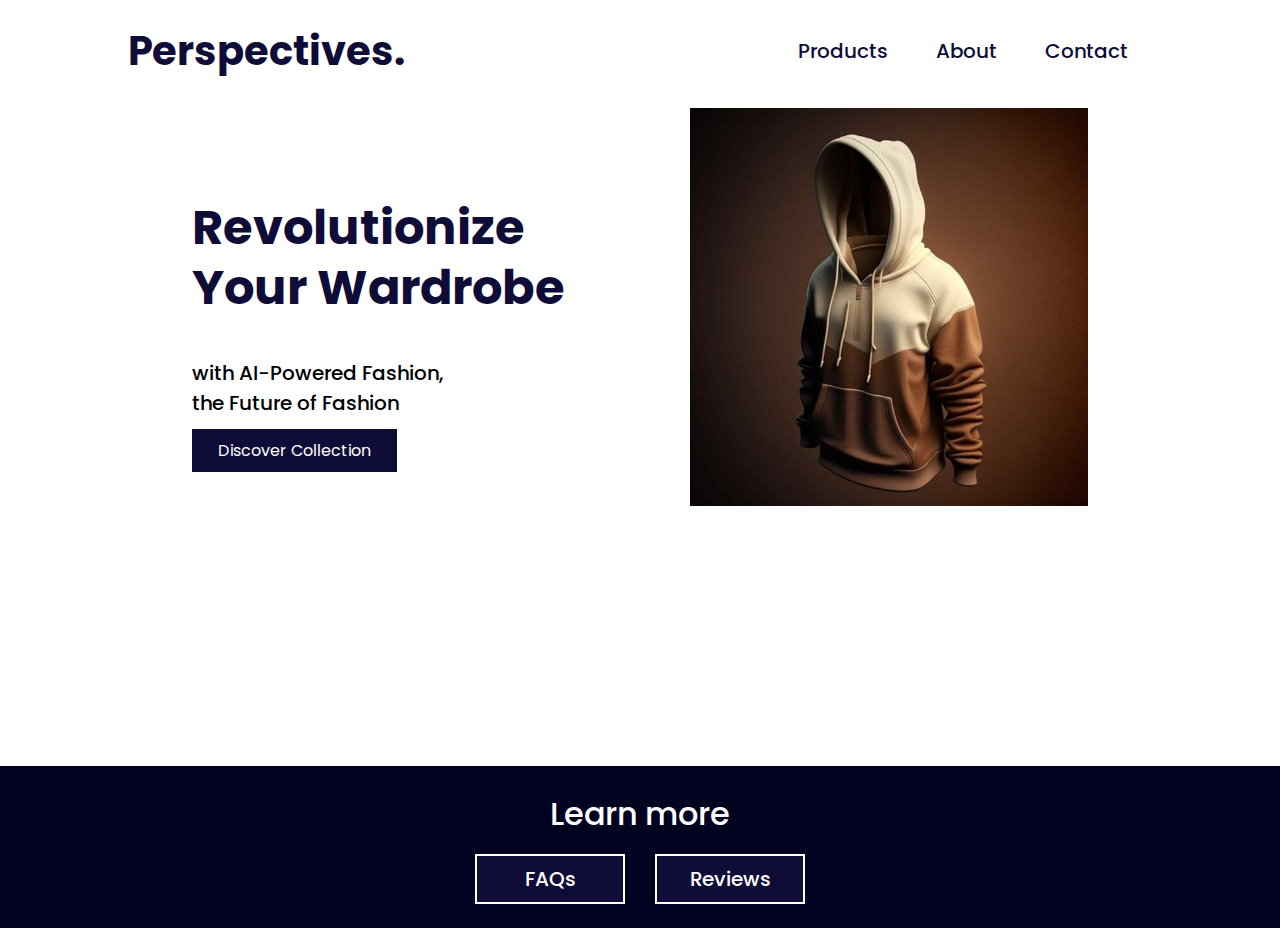
<file: index.html>
<html>
        <head>
                <link rel="stylesheet" type = "text/css" href="nav_and_footer.css"> 
                <meta name="viewport" content="width=device-width, initial-scale=1.0">
                <meta name="authors" content="Thomas Lai, Amanda Wu, Fortune Akinremi, Matthew Soto">
                <title>Perspectives</title>
                <style>
                        .content 
                        {
                                height: auto;
                                min-height: 66%;
                                display: flex;
                                margin-top: 12vh;
                                margin-left: 15%;
                                margin-right: 15%;
                                margin-bottom: 5%;
                        }



                        .left-box h2
                        {
                                font-weight: bold;
                                line-height: 60px;
                                padding-top: 50px;
                        }



                        .discover-collection-text
                        {
                                font-size: 16px;
                                width: 150px;
                                border-width: 3px;
                                border-color: white;
                                border-style: solid;
                                text-align: center;
                                padding: 8px 24px;
                                color: white;
                                background-color: #0F0D37;
                        }

                        .discover-collection-text:hover {
                                color: #0F0D37;
                                background-color: white;
                        }



                        
                        /* Phone size: */
                        @media only screen and (max-width: 767px)
                        {
                                .left-box h2
                                {
                                        font-size: 32px;
                                        font-weight: bold;
                                        line-height: 40px;
                                        padding-top: 50px;
                                }
                                .content
                                {
                                        margin-right: 100px;
                                }
                        }



                        @media screen and (max-width: 1000px) {
                                .content {
                                        display: block;
                                }
                        }

                        .left-box {
                                flex: 5;
                        }
                        .right-box {
                                flex: 4; 
                                /* border: 2px solid #0F0D37; */
                        }

                        h2 {
                                font-family: 'Poppins';
                                font-style: normal;
                                font-weight: 500;
                                font-size: 48px;
                                
                                line-height: 80px;

                                color: #0F0D37;
                        }

                </style>
        </head>
        <body>
                <!-- Top Nav -->
                <header>
                        <div class="navbar">
                                <div class="logo">
                                        <a href="index.html"><h1>Perspectives.</h1></a>
                                </div>
                        
                                <div class="links normal-text">
                                        <a href="products.html">Products</a>
                                        <a href="about_us.html">About</a>
                                        <a href="contact_us.html">Contact</a>
                                        <a class="menu" onclick="openNav() ">&#9776</a>
                                </div> 
                        </div>
                        <!-- mobile nav -->
                        <div id="mobileNav" class="overlay ">
                                <a class="closebtn" onclick="closeNav()">&times;</a>
                                <div class="overlay-content ">
                                        <a href="products.html">Products</a>
                                        <a href="about_us.html">About</a>
                                        <a href="contact_us.html">Contact</a>
                                </div>
                        </div>
                        <script>
                                /* Open when someone clicks on the span element */
                                function openNav() {
                                        document.getElementById("mobileNav").style.width = "100%";
                                }
        
                                /* Close when someone clicks on the "x" symbol inside the overlay */
                                function closeNav() {
                                        document.getElementById("mobileNav").style.width = "0%";
                                }
                        </script>
                </header>

                <div class="content">
                        <div class="left-box">
                                <h2>Revolutionize<br>Your Wardrobe</h2>
                                <p class="normal-text">with AI-Powered Fashion,<br>the Future of Fashion</p>
                                <a class="discover-collection-text" style="border-width: 2px; border-style: solid; border-color: #0F0D37;" href="products.html">
                                        Discover Collection
                                </a>
                        </div>
                        <br>
                        <div class="right-box">
                                <img style="height: auto; width: 100%" src="img/Home_page.jpg" alt="">
                        </div>
                </div>
                

                <!-- Footer -->
                <footer>
                        <div class="footer">
                                <div class="footer-center-container">
                                        <div class="footer-learn-more large-text">Learn more</div>
                                        <div class="footer-buttons-container">
                                                <a class="footer-button1 normal-text" href="faqs.html">
                                                        FAQs
                                                </a>
                                                <a class="footer-button2 normal-text" href="reviews.html">
                                                        Reviews
                                                </a>
                                        </div>
                                </div>
                        </div>
                </footer>
        </body>
</html>
</file>
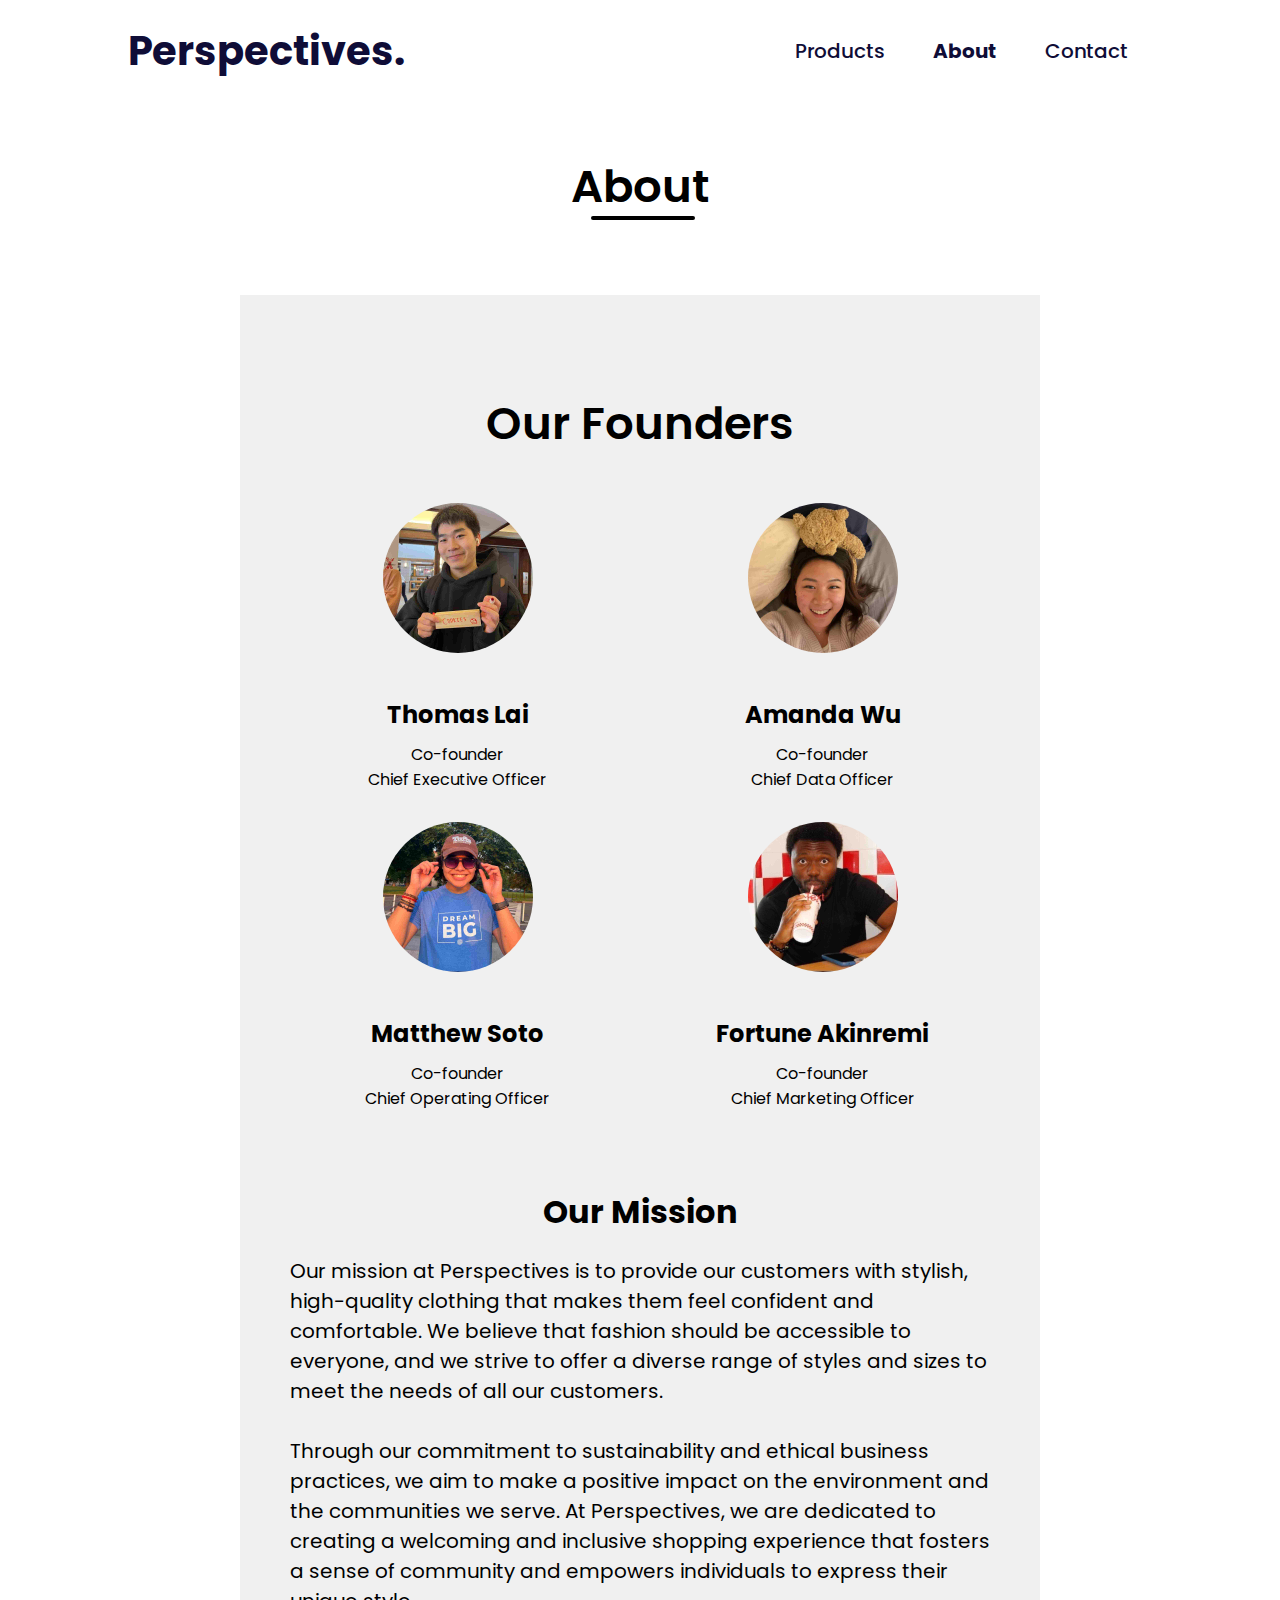
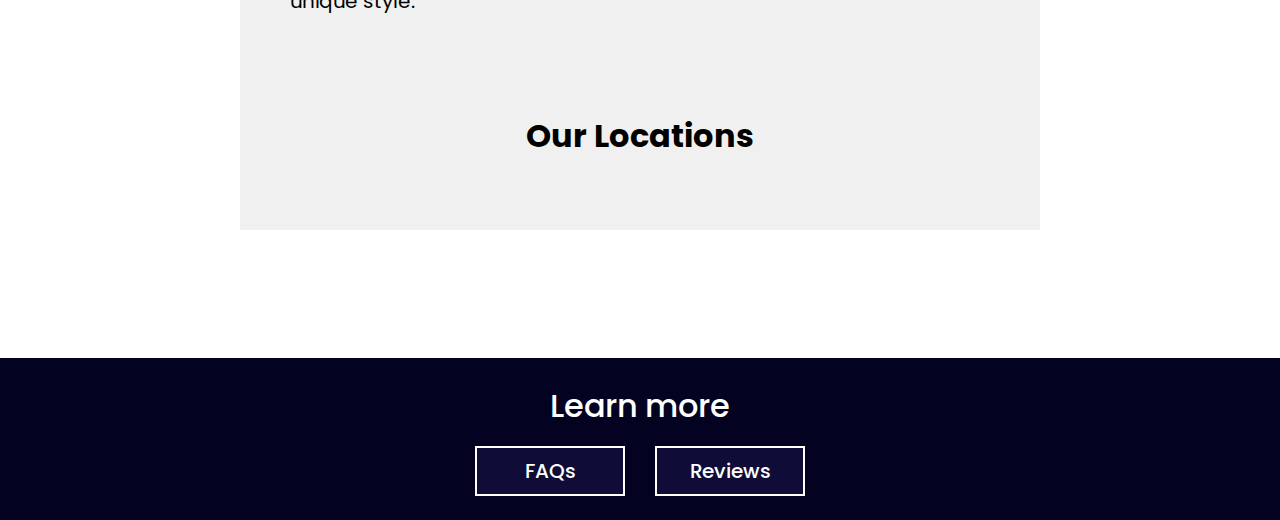
<file: about_us.html>
<html>
<head>
    <link rel="stylesheet" type = "text/css" href="nav_and_footer.css">
    <link rel="stylesheet" type = "text/css" href="about_us.css">
    <meta name="viewport" content="width=device-width, initial-scale=1.0">
    <meta name="authors" content="Thomas Lai, Amanda Wu, Fortune Akinremi, Matthew Soto">
    <title>Perspectives</title>

    <!-- maps api -->
    <script src="https://js.api.here.com/v3/3.1/mapsjs-core.js"
    type="text/javascript" charset="utf-8"></script>
    <script src="https://js.api.here.com/v3/3.1/mapsjs-service.js"
    type="text/javascript" charset="utf-8"></script>
    <script src="https://js.api.here.com/v3/3.1/mapsjs-ui.js"
    type="text/javascript" charset="utf-8"></script>
    <script src="https://js.api.here.com/v3/3.1/mapsjs-mapevents.js"
    type="text/javascript" charset="utf-8"></script>
    <link rel="stylesheet" type="text/css"
    href="https://js.api.here.com/v3/3.1/mapsjs-ui.css" />
</head>
<body>
    <!-- start Top Nav -->
    <header>
        <div class="navbar">
                <div class="logo">
                        <a href="index.html"><h1>Perspectives.</h1></a>
                </div>

                <div class="links normal-text">
                        <a href="products.php">Products</a>
                        <a href="about_us.html" class="active">About</a>
                        <a href="contact_us.html">Contact</a>
                        <a class="menu" onclick="openNav() ">&#9776</a>
                </div>
        </div>
    <!-- end of Top Nav -->

    <!-- mobile nav -->
        <div id="mobileNav" class="overlay ">
                <a class="closebtn" onclick="closeNav()">&times;</a>
                <div class="overlay-content ">
                        <a href="products.php">Products</a>
                        <a href="about_us.html">About Us</a>
                        <a href="contact_us.html">Contact Us</a>
                </div>
        </div>
    <!-- end of mobile nav -->
        <script>
                /* Open when someone clicks on the span element */
                function openNav() {
                        document.getElementById("mobileNav").style.width = "100%";
                }

                /* Close when someone clicks on the "x" symbol inside the overlay */
                function closeNav() {
                        document.getElementById("mobileNav").style.width = "0%";
                }
        </script>
    </header>

        <!-- Use this if you need space between navigation bar and your content -->
        <!-- <div style="margin-top: 10%; background-color: lightgray;">offset</div> -->

    <div class="the_gian_section">
        <div class="title">
                <p>About</p>
                <div class="body-title-underline"></div>
        </div>

        <div class="about-us-section">
                <div class="title">
                        <p>Our Founders</p>
                </div>

            <div class="founder-grid">
                <div class="founder">
                    <img src="img/F_Thomas_midterm.jpg" alt="Founder 1">
                    <h3>Thomas Lai</h3>
                    <ul style = "list-style-type: none; text-align: center;margin:0;padding: 0;">
                        <li>Co-founder</li>
                        <li>Chief Executive Officer</li>
                    </ul>
                </div>
                <div class="founder">
                    <img src="img/F_Amanda_midterm.jpg" alt="Founder 2">
                    <h3>Amanda Wu</h3>
                    <ul style = "list-style-type: none; text-align: center;margin:0;padding: 0;">
                        <li>Co-founder</li>
                        <li>Chief Data Officer</li>
                    </ul>
                </div>
                    <div class="founder">
                    <img src="img/F_Matt_midterm.jpg" alt="Founder 3">
                    <h3>Matthew Soto</h3>
                    <ul style = "list-style-type: none; text-align: center;margin:0;padding: 0;">
                        <li>Co-founder</li>
                        <li>Chief Operating Officer</li>
                    </ul>
                </div>
                    <div class="founder">
                    <img src="img/F_Fortune_midterm.jpg" alt="Founder 4">
                    <h3>Fortune Akinremi</h3>
                    <ul style = "list-style-type: none; text-align: center;margin:0;padding: 0;">
                        <li>Co-founder</li>
                        <li>Chief Marketing Officer</li>
                    </ul>
                </div>
            </div>
            <br>
            <br>
            <h2>Our Mission</h2>
            <p class="text_for_mission">
                Our mission at Perspectives is to provide our customers with stylish,
                high-quality clothing that makes them feel confident and comfortable. We believe
                that fashion should be accessible to everyone, and we strive to offer a diverse
                range of styles and sizes to meet the needs of all our customers.
                <br><br>
                Through our commitment
                to sustainability and ethical business practices, we aim to make a positive impact on the
                environment and the communities we serve. At Perspectives, we are dedicated to
                creating a welcoming and inclusive shopping experience that fosters a sense of community
                and empowers individuals to express their unique style.</p>
            <br>
            <br>
            <h2>Our Locations</h2>
            <div style="width: 80%; height: 50%;" id="mapContainer"></div>
        </div>
    </div>

    <!-- Footer -->
    <footer>
        <div class="footer">
                <div class="footer-center-container">
                        <div class="footer-learn-more large-text">Learn more</div>
                        <div class="footer-buttons-container">
                                <a class="footer-button1 normal-text" href="faqs.html">
                                        FAQs
                                </a>
                                <a class="footer-button2 normal-text" href="reviews.php">
                                        Reviews
                                </a>
                        </div>
                </div>
        </div>
   </footer>
<script>
        // Initialize the platform object
        var platform = new H.service.Platform({
            'apikey': '1EtLTfmDeKxWI8nIlALa8nmHO5ygmMUHVM4n42Nr-uw'
        });

        // Obtain the default map types from the platform object
        var maptypes = platform.createDefaultLayers();

        // Set the center of the map
        var center = { lat: 40.7131, lng: -73.9549 };

        // Instantiate (and display) the map
        var map = new H.Map(
            document.getElementById('mapContainer'),
            maptypes.vector.normal.map,
            {
                zoom: 6,
                center: center
            }
        );

        // Add markers for Boston, New York City, and Washington, DC
        var bostonMarker = new H.map.Marker({ lat: 42.3601, lng: -71.0589 });
        map.addObject(bostonMarker);

        var nycMarker = new H.map.Marker({ lat: 40.7128, lng: -74.0060 });
        map.addObject(nycMarker);

        var dcMarker = new H.map.Marker({ lat: 38.9072, lng: -77.0369 });
        map.addObject(dcMarker);

        var behavior = new H.mapevents.Behavior(new H.mapevents.MapEvents(map));
    </script>
</body>
</html>
</file>
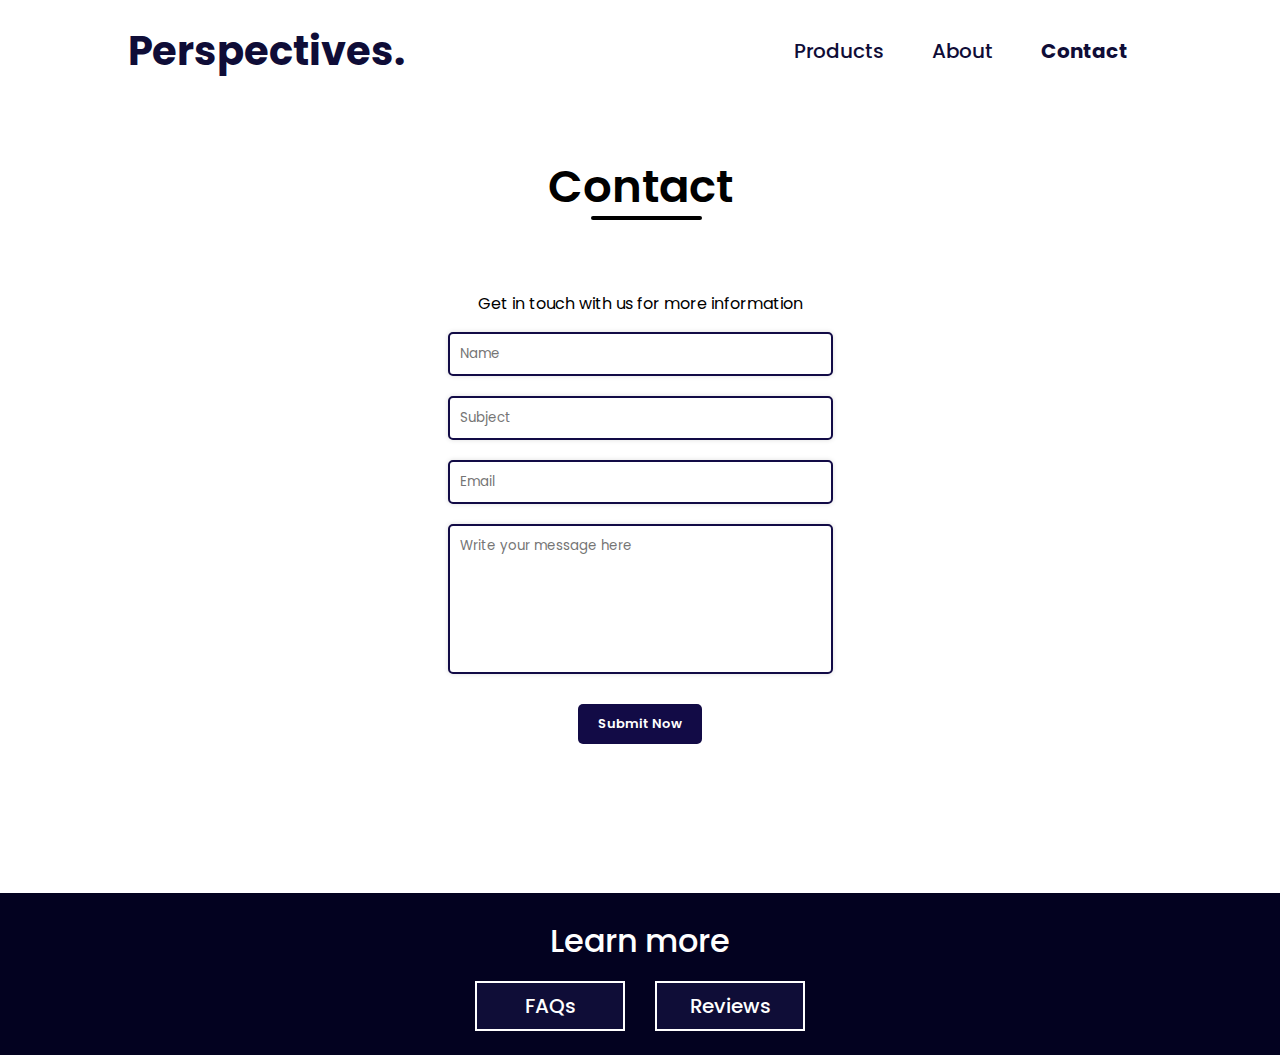
<file: contact_us.html>
<!DOCTYPE html>
<html>
        <head>
                <meta charset="UTF-8">
                <meta name="viewport" content="width=device-width, initial-scale=1.0">
                <meta name="authors" content="Thomas Lai, Amanda Wu, Fortune Akinremi, Matthew Soto">
                <title>Contact</title>
                <link rel="stylesheet" href="contact_us.css">
                <link rel="stylesheet" href="nav_and_footer.css">
        </head>


        <body>
                <!-- Header -->
               <!-- Top Nav -->
               <header>
                        <div class="navbar">
                                <div class="logo">
                                        <a href="index.html"><h1>Perspectives.</h1></a>
                                </div>

                                <div class="links normal-text">
                                        <a href="products.html">Products</a>
                                        <a href="about_us.html">About</a>
                                        <a href="contact_us.html" class="active">Contact</a>
                                        <a class="menu" onclick="openNav() ">&#9776</a>
                                </div>
                        </div>
                        <!-- mobile nav -->
                        <div id="mobileNav" class="overlay ">
                                <a class="closebtn" onclick="closeNav()">&times;</a>
                                <div class="overlay-content ">
                                        <a href="products.html">Products</a>
                                        <a href="about_us.html">About Us</a>
                                        <a href="contact_us.html">Contact Us</a>
                                </div>
                        </div>
                        <script>
                                /* Open when someone clicks on the span element */
                                function openNav() {
                                        document.getElementById("mobileNav").style.width = "100%";
                                }

                                /* Close when someone clicks on the "x" symbol inside the overlay */
                                function closeNav() {
                                        document.getElementById("mobileNav").style.width = "0%";
                                }
                        </script>
                </header>


                <!-- Body -->
                <div class="body-container">
                        <div class="title">
                                <p>Contact</p>
                                <div class="title-underline"></div>
                        </div>

                        <p>Get in touch with us for more information</p>

                        <div class="form-container">
                                <form>
                                        <input type="text" id="name" name="name" placeholder="Name" required>
                                        <input type="text" id="subject" name="subject" placeholder="Subject" required>
                                        <input type="email" id="mail" name="mail" placeholder="Email" required>
                                        <textarea id="message" name="message" placeholder="Write your message here" required></textarea>
                                        <button type="submit">Submit Now</button>
                                </form>
                        </div>
                </div>



                <!-- Footer -->
                <footer>
                        <div class="footer">
                                <div class="footer-center-container">
                                        <div class="footer-learn-more large-text">Learn more</div>
                                        <div class="footer-buttons-container">
                                                <a class="footer-button1 normal-text" href="faqs.html">
                                                        FAQs
                                                </a>
                                                <a class="footer-button2 normal-text" href="reviews.html">
                                                        Reviews
                                                </a>
                                        </div>
                                </div>
                        </div>
                </footer>

        </body>
</html>
</file>
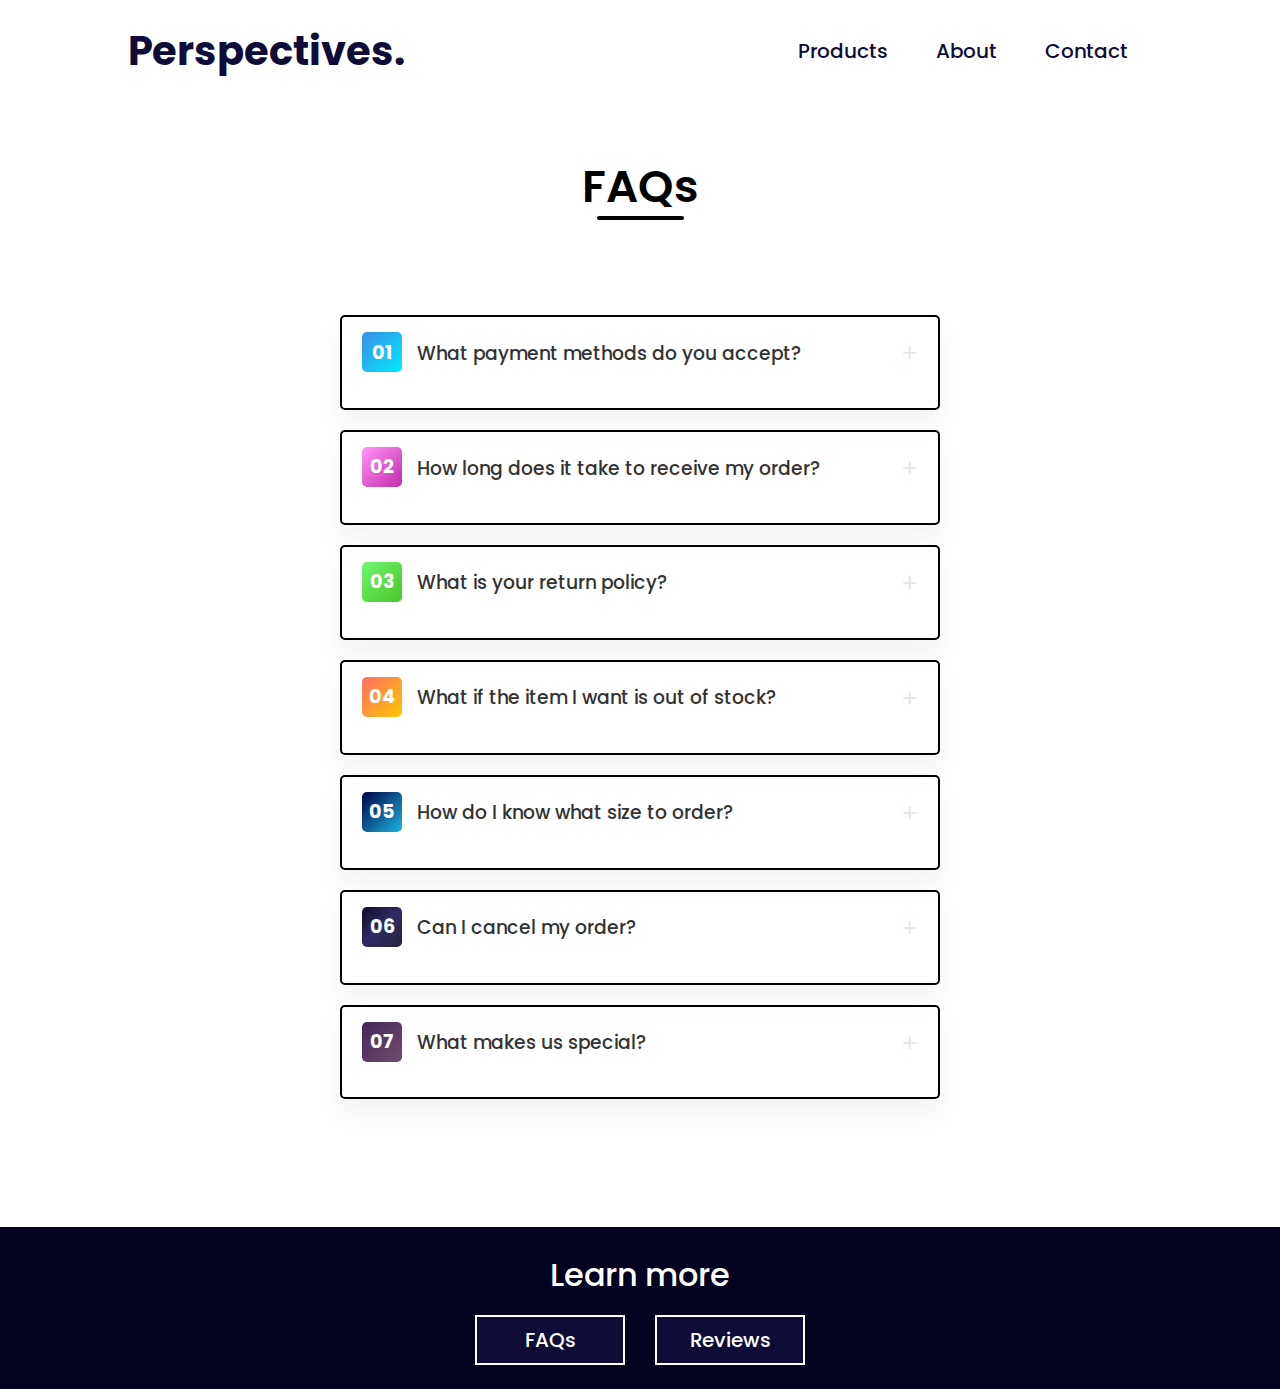
<file: faqs.html>
<!DOCTYPE html>
<html lang="en">
        <head>
                <meta charset="UTF-8">
                <meta http-equiv="X-UA-Compatible" content="IE=edge">
                <meta name="viewport" content="width=device-width, initial-scale=1.0">
                <meta name="authors" content="Thomas Lai, Amanda Wu, Fortune Akinremi, Matthew Soto">
                <link rel="stylesheet" href="faqs.css">
                <link rel="stylesheet" href="nav_and_footer.css">
                <title>FAQ's</title>
        </head>
        <body>

                <!-- Header -->
                <!-- Top Nav -->
                <header>
                        <div class="navbar">
                                <div class="logo">
                                        <a href="index.html"><h1>Perspectives.</h1></a>
                                </div>
                        
                                <div class="links normal-text">
                                        <a href="products.html">Products</a>
                                        <a href="about_us.html">About</a>
                                        <a href="contact_us.html">Contact</a>
                                        <a class="menu" onclick="openNav() ">&#9776</a>
                                </div> 
                        </div>
                        <!-- mobile nav -->
                        <div id="mobileNav" class="overlay ">
                                <a class="closebtn" onclick="closeNav()">&times;</a>
                                <div class="overlay-content ">
                                        <a href="products.html">Products</a>
                                        <a href="about_us.html">About</a>
                                        <a href="contact_us.html">Contact</a>
                                </div>
                        </div>
                        <script>
                                /* Open when someone clicks on the span element */
                                function openNav() {
                                        document.getElementById("mobileNav").style.width = "100%";
                                }
        
                                /* Close when someone clicks on the "x" symbol inside the overlay */
                                function closeNav() {
                                        document.getElementById("mobileNav").style.width = "0%";
                                }
                        </script>
                </header>



                <!-- Main part of page -->
                <div class="main">
                        <div class="container">
                                <div class="title">
                                        <p>FAQs</p>
                                        <div class="title-underline"></div>
                                </div>
        
        
                                <div class="question-box">
                                <input type="radio" name="acc" id="acc1">
                                <label for="acc1">
                                        <h2>01</h2>    
                                        <h3>What payment methods do you accept?</h3>    
                                </label>
                                <div class="answer">
                                                <p>
                                                        We accept a variety of payment methods,
                                                        including credit cards, PayPal, and Apple Pay.
                                                        You can select your preferred payment method during checkout.
                                                </p>
                                </div>
                                </div>
        
        
                                <div class="question-box">
                                        <input type="radio" name="acc" id="acc2">
                                        <label for="acc2">
                                                <h2>02</h2>    
                                                <h3>How long does it take to receive my order?</h3>    
                                        </label>
                                        <div class="answer">
                                                <p>
                                                        Delivery times can vary depending on your location
                                                        and the shipping method you choose during checkout.
                                                        We aim to process and ship orders as quickly as possible,
                                                        and most orders are delivered within 5-7 business days.
                                                </p>
                                        </div>
                                </div>
        
        
                                <div class="question-box">
                                        <input type="radio" name="acc" id="acc3">
                                        <label for="acc3">
                                                <h2>03</h2>    
                                                <h3>What is your return policy?</h3>    
                                        </label>
                                        <div class="answer">
                                                <p>
                                                        We offer a no-questions-asked return policy on all of our items.
                                                        If you're not satisfied with your purchase for any reason,
                                                        you can return it within 30 days for a full refund or exchange.
                                                </p>
                                        </div>
                                </div>
        
        
        
                                <div class="question-box">
                                        <input type="radio" name="acc" id="acc4">
                                        <label for="acc4">
                                                <h2>04</h2>    
                                                <h3>What if the item I want is out of stock?</h3>    
                                        </label>
                                        <div class="answer">
                                                <p>
                                                        If an item you want is out of stock, you can sign up for our
                                                        email notifications to be alerted when it becomes available again.
                                                        Alternatively, you can contact our customer service team to
                                                        inquire about restocking times.
                                                </p>
                                        </div>
                                </div>

                                <div class="question-box">
                                        <input type="radio" name="acc" id="acc5">
                                        <label for="acc5">
                                                <h2>05</h2>    
                                                <h3>How do I know what size to order?</h3>    
                                        </label>
                                        <div class="answer">
                                                <p>
                                                        We provide detailed size charts on each product page to help you choose the
                                                        right size. If you're still unsure, you can contact our customer service team
                                                        for assistance.
                                                </p>
                                        </div>
                                </div>

                                <div class="question-box">
                                        <input type="radio" name="acc" id="acc6">
                                        <label for="acc6">
                                                <h2>06</h2>    
                                                <h3>Can I cancel my order?</h3>    
                                        </label>
                                        <div class="answer">
                                                <p>
                                                        If you need to cancel your order for any reason, please contact our
                                                        customer service team as soon as possible. We will do our best to
                                                        accommodate your request, but please note that if your order has already
                                                        been shipped, we may not be able to cancel it.
                                                </p>
                                        </div>
                                </div>

                                <div class="question-box">
                                        <input type="radio" name="acc" id="acc7">
                                        <label for="acc7">
                                                <h2>07</h2>    
                                                <h3>What makes us special?</h3>    
                                        </label>
                                        <div class="answer">
                                                <p>
                                                        Our clothing is truly one-of-a-kind because we use AI tools to design
                                                        and produce them! Our technology allows for precision and accuracy, making
                                                        sure that our designs are flawlessly translated from digital files to physical
                                                        garments. Plus, our process is more efficient, which means that you get your
                                                        clothing faster! We can even create personalized designs based on your unique style.
                                                        And the best part? Our approach to fashion is sustainable, which means that we're helping
                                                        to save the environment while creating some seriously cool clothes. So join us on the
                                                        cutting-edge of fashion design -- we promise it'll be a wild ride!




                                                </p>
                                        </div>
                                </div>
                        </div>
        
                </div>
                


                <!-- Footer -->
                <footer>
                        <div class="footer">
                                <div class="footer-center-container">
                                        <div class="footer-learn-more large-text">Learn more</div>
                                        <div class="footer-buttons-container">
                                                <a class="footer-button1 normal-text" href="Faqs.html">
                                                        FAQs
                                                </a>
                                                <a class="footer-button2 normal-text" href="reviews.html">
                                                        Reviews
                                                </a>
                                        </div>
                                </div>
                        </div>
                </footer>
        </body>
</html>
</file>
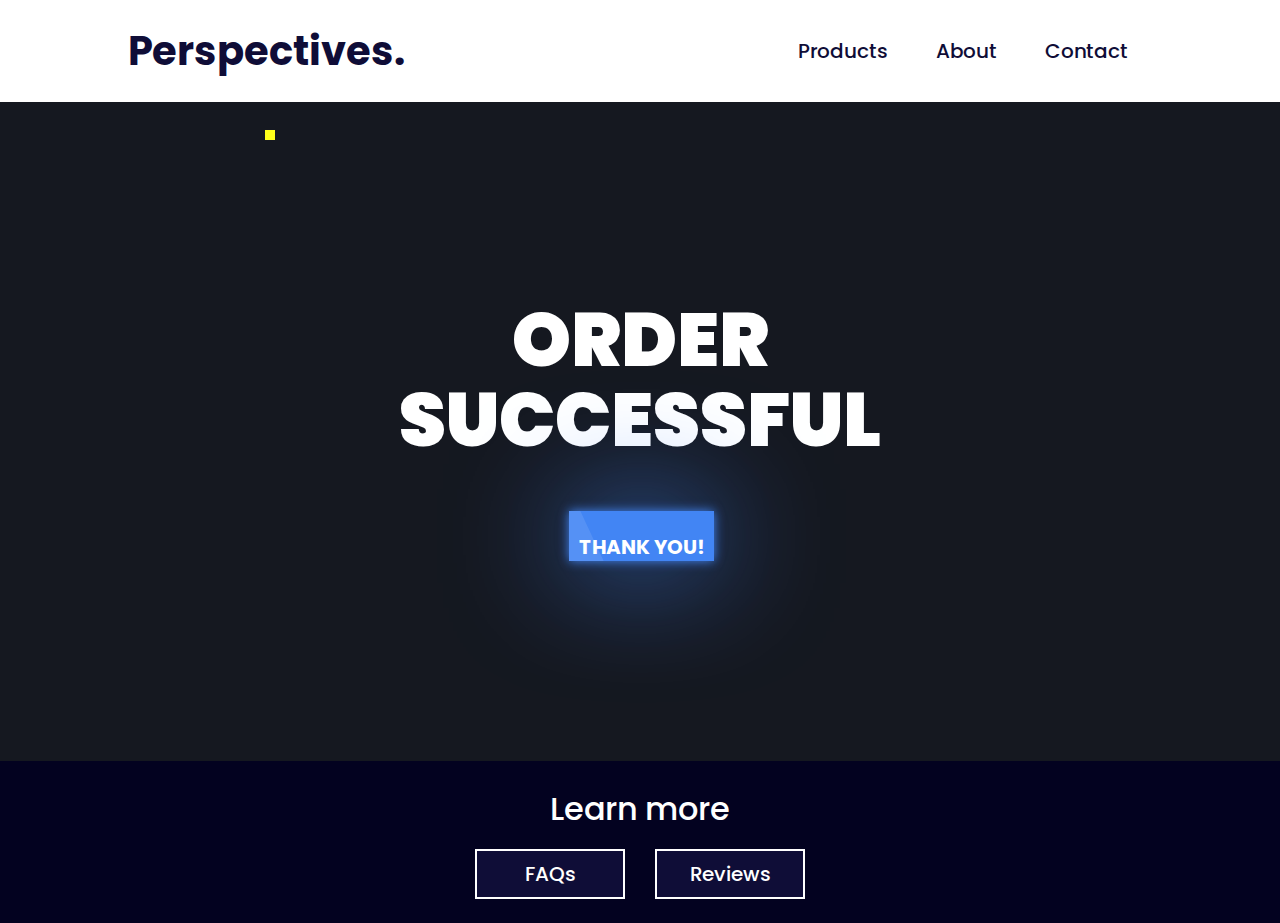
<file: order.html>
<!DOCTYPE html>
<html lang="en">
        <head>
                <meta charset="UTF-8">
                <meta http-equiv="X-UA-Compatible" content="IE=edge">
                <meta name="viewport" content="width=device-width, initial-scale=1.0">
                <meta name="authors" content="Thomas Lai, Amanda Wu, Fortune Akinremi, Matthew Soto">
                <link rel="stylesheet" href="order.css">
                <link rel="stylesheet" type = "text/css" href="nav_and_footer.css"> 
                <link href="https://fonts.googleapis.com/css2?family=Poppins:wght@300;400;500;600;700;800;900&display=swap" rel="stylesheet">
                <title>Order</title>
        </head>

        <body>
                <!-- Top Nav -->
                <header>
                        <div class="navbar">
                                <div class="logo">
                                        <a href="index.html"><h1>Perspectives.</h1></a>
                                </div>
                        
                                <div class="links normal-text">
                                        <a href="products.html">Products</a>
                                        <a href="about_us.html">About</a>
                                        <a href="contact_us.html">Contact</a>
                                        <a class="menu" onclick="openNav() ">&#9776</a>
                                </div> 
                        </div>
                        <!-- mobile nav -->
                        <div id="mobileNav" class="overlay ">
                                <a class="closebtn" onclick="closeNav()">&times;</a>
                                <div class="overlay-content ">
                                        <a href="products.html">Products</a>
                                        <a href="about_us.html">About</a>
                                        <a href="contact_us.html">Contact</a>
                                </div>
                        </div>
                        <script>
                                /* Open when someone clicks on the span element */
                                function openNav() {
                                        document.getElementById("mobileNav").style.width = "100%";
                                }
        
                                /* Close when someone clicks on the "x" symbol inside the overlay */
                                function closeNav() {
                                        document.getElementById("mobileNav").style.width = "0%";
                                }
                        </script>
                </header>



                <!-- Main Content -->
                <div class="main">
                        <div class="container">
                                <h1>
                                        ORDER<br>SUCCESSFUL
                                </h1>
        
                                <div class="animated-text">
                                        <h2>Thank you!</h2>
                                        <h2>MERCI!</h2>
                                        <h2>Gracias!</h2>
                                        <h2>Xièxiè!</h2>
                                </div>
                        </div>



                        <!-- The confetti on the screen -->
                        <div class="animation-container">
                                <div class="burst">
                                        <div class="line"></div>
                                        <div class="line"></div>
                                        <div class="line"></div>
                                        <div class="line"></div>
                                        <div class="line"></div>
                                        <div class="line"></div>
                                        <div class="line"></div>
                                        <div class="line"></div>
                                </div>
                        </div>

                        <script type="text/javascript">
                                function createBurst()
                                {
                                        let animContainer = document.querySelector('.animation-container');
                                        let burst = document.querySelector('.burst');
                
                                        burst.style.top = Math.random() * 550 + 'px';
                                        burst.style.left = Math.random() * 750 + 'px';
                
                                        let burstClone = burst.cloneNode(true);
                                        animContainer.appendChild(burstClone);
                
                                        setTimeout(() => {
                                                burstClone.remove();
                                        }, 20000);
                                }
                                setInterval(createBurst, 2000);
                        </script>
                </div>




                <!-- Footer -->
                <footer>
                        <div class="footer">
                                <div class="footer-center-container">
                                        <div class="footer-learn-more large-text">Learn more</div>
                                        <div class="footer-buttons-container">
                                                <a class="footer-button1 normal-text" href="FQAs.html">
                                                        FAQs
                                                </a>
                                                <a class="footer-button2 normal-text" href="reviews.html">
                                                        Reviews
                                                </a>
                                        </div>
                                </div>
                        </div>
                </footer>
        </body>
</html>
</file>
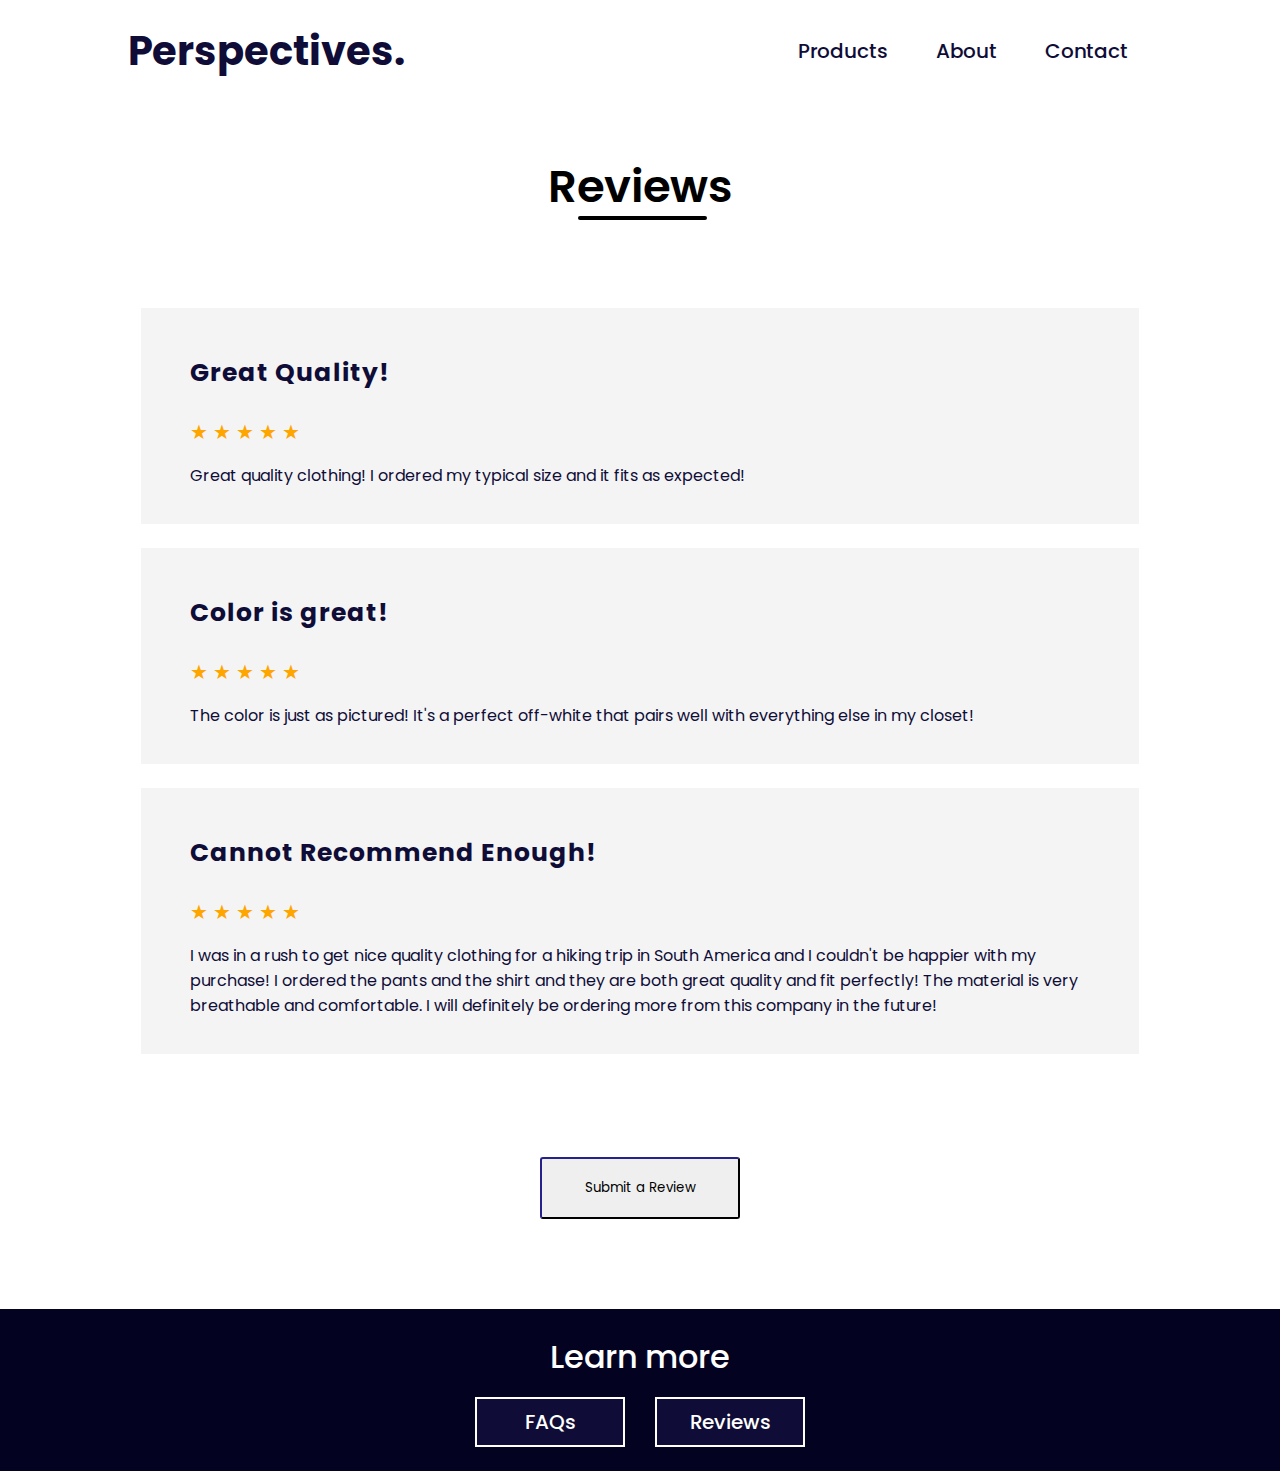
<file: reviews.html>
<html>
<head>
    <link rel="stylesheet" type = "text/css" href="nav_and_footer.css">
    <link rel="stylesheet" type = "text/css" href="reviews.css">
    <script src="https://ajax.googleapis.com/ajax/libs/jquery/3.6.3/jquery.min.js"></script>
    <meta name="viewport" content="width=device-width, initial-scale=1.0">
    <meta name="authors" content="Thomas Lai, Amanda Wu, Fortune Akinremi, Matthew Soto">
    <title>Reviews</title>
    <script>
        function validateForm() {
            let lname = document.querySelector("input[name='lname']");
            let fname = document.querySelector("input[name='fname']");
            let rating = document.querySelector("select[name='rating']");
            if (fname.value == "") {
                alert("Please enter your first name");
                return false;
            }
            else if (lname.value == "") {
                alert("Please enter your last name");
                return false;
            } else if (rating.value == "") {
                alert("Please rate your experience");
                return false;
            }
            return true;
        }

    $(document).ready(function() {
        $('#form').hide();
        $('#write').on('click', function() {
            $('#form').show();
            $('#write').hide();
        });
		$('#submit').click(function(event) {
            event.preventDefault();
			let valid = validateForm();
			if (valid) {
				alert("Thank you for your review!")
                $('#form').hide();
		$('#write').show();
            }
		});
	});
    </script>
</head>
<body>
    <!-- start Top Nav -->
    <header>
        <div class="navbar">
                <div class="logo">
                        <a href="index.html"><h1>Perspectives.</h1></a>
                </div>

                <div class="links normal-text">
                        <a href="products.html">Products</a>
                        <a href="about_us.html">About</a>
                        <a href="contact_us.html">Contact</a>
                        <a class="menu" onclick="openNav() ">&#9776</a>
                </div>
        </div>
    <!-- end of Top Nav -->

    <!-- mobile nav -->
        <div id="mobileNav" class="overlay ">
                <a class="closebtn" onclick="closeNav()">&times;</a>
                <div class="overlay-content ">
                        <a href="products.html">Products</a>
                        <a href="about_us.html">About Us</a>
                        <a href="contact_us.html">Contact Us</a>
                </div>
        </div>
    <!-- end of mobile nav -->
        <script>
                /* Open when someone clicks on the span element */
                function openNav() {
                        document.getElementById("mobileNav").style.width = "100%";
                }

                /* Close when someone clicks on the "x" symbol inside the overlay */
                function closeNav() {
                        document.getElementById("mobileNav").style.width = "0%";
                }
        </script>
    </header>

    <div class="content">
        <div class="title">
                <p>Reviews</p>
                <div class="title-underline"></div>
        </div>

        <!-- table of reviews -->
        <table class="review-table" style="max-height: 10%;">
                <tr>
                <td>
                        <div class="review">
                                <div class="review-title">
                                        <h3>Great Quality!</h3>
                                        <div class="star-ratings">
                                        <span class="star">&#9733;</span>
                                        <span class="star">&#9733;</span>
                                        <span class="star">&#9733;</span>
                                        <span class="star">&#9733;</span>
                                        <span class="star">&#9733;</span>
                                        </div>
                                </div>
                                <div class="review-content">
                                        <p>Great quality clothing! I ordered my typical size and it fits as expected!</p>
                                </div>
                        </div>
                </td>
                </tr>
                <tr>
                <td>
                        <div class="review">
                        <div class="review-title">
                                <h3>Color is great!</h3>
                                <div class="star-ratings">
                                <span class="star">&#9733;</span>
                                <span class="star">&#9733;</span>
                                <span class="star">&#9733;</span>
                                <span class="star">&#9733;</span>
                                <span class="star">&#9733;</span>
                                </div>
                        </div>
                        <div class="review-content">
                                <p>The color is just as pictured! It's a perfect off-white that pairs well with
                                everything else in my closet!</p>
                                </p>
                        </div>
                        </div>
                </td>
                </tr>
                <tr>
                <td>
                        <div class="review">
                        <div class="review-title">
                                <h3>Cannot Recommend Enough!</h3>
                                <div class="star-ratings">
                                <span class="star">&#9733;</span>
                                <span class="star">&#9733;</span>
                                <span class="star">&#9733;</span>
                                <span class="star">&#9733;</span>
                                <span class="star">&#9733;</span>
                                </div>
                        </div>
                        <div class="review-content">
                                <p>I was in a rush to get nice quality clothing for a hiking trip in
                                South America and I couldn't be happier with my purchase! I ordered
                                the pants and the shirt and they are both great quality and fit perfectly!
                                The material is very breathable and comfortable. I will definitely be
                                ordering more from this company in the future!
                                </p>
                                </p>
                        </div>
                        </div>
                </td>
                </tr>
        </table>
        <!-- submit review button -->
        <button class="write-review-button" id="write" style="font-family: 'Poppins';">Submit a Review</button>
        <!-- Write a review form: -->
        <form class="write-review" id="form">
                <h3 style="margin-bottom: 5%;">Submit a Review:</h3>
                <p class="userInfo"><label>First Name*:</label> <input type="text"  name='fname' style="margin-left: 1%; font-family: 'Poppins';"/></p>
                <p class="userInfo"><label>Last Name*:</label>  <input type="text"  name='lname' style="margin-left: 1%; font-family: 'Poppins';"/></p> <br>
                <label> Did you return this item? </label>
                <p>
                <input type="radio"  name="r" value = "yes"/>Yes
                <input type="radio"  name='r' value = 'no'/>No
                </p> <br>
                <label for="genre" class="label">Rate Experience* (1 = terrible and 5 = Phenomenal):</label>

                <select name="rating" style="margin: 2%; font-family: 'Poppins';">
                <option value="">Choose an Option</option>
                <option value="1">1</option>
                <option value="2">2</option>
                <option value="3">3</option>
                <option value="4">4</option>
                <option value="5">5</option>
                </select>
                <p class="userInfo"><label>Share Details of Your Experience:</label><br>
                <textarea name="text" type="text" placeholder="Write something.." style="width: 90%; height: 15%; padding: 1%; margin: 2%; font-family: 'Poppins';"></textarea></p>
                <br><br>

                <button class="submit-review" id="submit">Submit</button>
        </form>

    </div>


    <!-- Footer -->
    <footer>
        <div class="footer">
                <div class="footer-center-container">
                        <div class="footer-learn-more large-text">Learn more</div>
                        <div class="footer-buttons-container">
                                <a class="footer-button1 normal-text" href="faqs.html">
                                        FAQs
                                </a>
                                <a class="footer-button2 normal-text" href="reviews.html">
                                        Reviews
                                </a>
                        </div>
                </div>
        </div>
</footer>
</body>
</html>
</file>
<file: nav_and_footer.css>
/* stylesheet for top navigation and footer */

/* font */
@import url('https://fonts.googleapis.com/css2?family=Poppins:wght@300;400;500;600;700&display=swap');

*
{
        font-family: "Poppins", sans-serif;
        box-sizing: border-box;
}

html {
        position: relative;
        margin: 0;
}

body {
        margin: 0;
}

.title {
        color: black;
        font-size: 45px;
        font-weight: 600;
        text-align: center;
}

.logo {
        float: left;
        margin-left: 10%;
}

.logo a {
        font-family: 'Poppins';
        font-style: normal;
        font-weight: 700;
        font-size: 20px;
        line-height: 48px;
        display: flex;
        align-items: center;

        color: #0F0D37;
}

.navbar {
        background-color: white;
        position: fixed;
        margin: 0;
        padding: 0;
        top: 0;
        left: 0;
        z-index: 1;
        width: 100%;

        justify-content: space-between;
        display: flex;
        align-items: center;
}

.links {
        margin-right: 10%;
        float: right;
}

.links a {
        float: left;
        text-align: center;
        padding: 16px 24px;
        display: block;
        color: #0F0D37;
}

.navbar .links a:hover {
        background-color:#0F0D37;
        color: white;
}


.navbar .active {
    font-weight: bold;
}


.logo a:hover {
        text-decoration-line:underline ;
}

.normal-text {
        font-family: 'Poppins';
        font-style: normal;
        font-weight: 500;
        font-size: 20px;
        line-height: 30px;
}

.large-text {
        font-family: 'Poppins';
        font-style: normal;
        font-weight: 500;
        font-size: 32px;
        line-height: 48px;
}

.footer {
        display: flex;
        background-color: #030220;
        justify-content: center;
        flex-direction: column;

        padding: 8px;
        width: 100%;
        margin: 0;
}


.footer-center-container {
        display: flex;
        flex-direction: column;
}

.footer-learn-more {
        text-align: center;
        color: #FFFFFF;
        margin: 16px;
}

.footer-button1 {
        background-color: #0F0D37;
}

.footer-button2 {
        background-color: #0F0D37;
}

.footer-button1, .footer-button2 {
        width: 150px;
        border-width: 2px;
        border-color: white;
        border-style: solid;
        text-align: center;
        padding: 8px 24px;
}

.footer-buttons-container {
        display: flex;
        margin-bottom: 16px;
        justify-content: center;
        gap: 30px;
}

.footer-button1 {
        color: white;
}

.footer-button2 {
        color: white;
}

.footer-button1:hover {
        color: white;
        background-color: #0F0D37;
}
.footer-button2:hover {
        color: #0F0D37;
        background-color: white;
}

a {
        text-decoration: none;
}



/* When the screen is less than 600 pixels wide, hide all links, except for the first one ("Home"). Show the link that contains should open and close the navbar (.icon) */
@media screen and (max-width: 1000px) {
        .links a:not(:last-child) {display: none;}
        .navbar a.menu {
          float: left;
          display: block;
          font-size: 32px;
        }
}

@media screen and (min-width: 1000px) {
        a.menu {
                display: none;
        }
}
    /* mobile nav */
    /* The Overlay (background) */

    .overlay {
        /* Height & width depends on how you want to reveal the overlay (see JS below) */
        height: 100%;
        width: 0;
        position: fixed;
        z-index: 1;
        left: 0;
        top: 0;
        background-color: black;
        /* Black fallback color */
        background-color: rgba(0, 0, 0, 0.9);
        /* Black w/opacity */
        overflow-x: hidden;
        /* Disable horizontal scroll */
        transition: 0.5s;
        /* 0.5 second transition effect to slide in or slide down the overlay (height or width, depending on reveal) */
    }
    /* Position the content inside the overlay */

    .overlay-content {
        position: relative;
        top: 25%;
        width: 100%;
        text-align: center;
        margin-top: 30px;
        /* 30px top margin to avoid conflict with the close button on smaller screens */
    }
    /* The navigation links inside the overlay */

    .overlay a {
        padding: 8px;
        text-decoration: none;
        font-size: 36px;
        color: white;
        display: block;
        /* Display block instead of inline */
        transition: 0.3s;
        /* Transition effects on hover (color) */
    }

    .overlay a:hover,
    .overlay a:focus {
        color: grey;
    }
    /* Position the close button (top right corner) */

    .overlay .closebtn {
        position: absolute;
        top: 20px;
        right: 45px;
        font-size: 50px;
        cursor: pointer;
    }

    /* screen height < 450 pixels,
    font-size of the links and position the close button again, so they don't overlap */

    @media screen and (max-height: 450px) {
        .overlay a {
            font-size: 20px
        }
        .overlay .closebtn {
            font-size: 40px;
            top: 15px;
            right: 35px;
        }
    }

/* title */


.body-title
{
        color: black;
        font-size: 45px;
        font-weight: 600;
        text-align: center;
}


.body-title-underline
{
        position: relative;
        content: "";
        border-bottom: 4px solid black;
        width: 60%;
        height: 1px;
        margin-top: -5px;
        margin-left: 43px;
        margin-bottom: 35px;
        border-radius: 20px;
}
</file>
<file: about_us.css>
.the_gian_section
{
  display: flex;
  flex-direction: column;
  justify-content: center;
  align-items: center;
  margin-top: 12vh;
  margin-bottom: 10%;
}


.body-title-underline
{
  position: relative;
  content: "";
  border-bottom: 4px solid black;
  width: 75%;
  height: 1px;

  margin-top: -50px;
  margin-left: 20px;
  margin-bottom: 75px;
  border-radius: 20px;
}
    
.about-us-section
{
  background-color: rgb(240, 240, 240);
  max-width: 800px;
  margin: 0 auto;
  padding: 50px;
}
      
h2
{
  text-align: center;
  font-size: 32px;
  font-weight: bold;
  margin-bottom: 20px;

}
      
.founder-grid
{
  display: grid;
  grid-template-columns: repeat(2, 1fr);
  grid-gap: 30px;
}
      
.founder
{
  text-align: center;
}
      
.founder img
{
  width: 150px;
  height: 150px;
  object-fit: cover;
  border-radius: 50%;
  margin-bottom: 20px;
}
      
.founder h3
{
    font-size: 24px;
    font-weight: bold;
    margin-bottom: 10px;
}
      
.founder p
{
    font-size: 18px;
    margin-bottom: 20px;
}

.text_for_mission
{
    font-size:20px;
}

      /* Responsiveness: */
@media only screen and (max-width: 767px)
{
    .founder-grid 
    {
        grid-template-columns: 1fr;
        gap: 50px;
        justify-items: center;
        margin-top: 75px;
    }
}
</file>
<file: contact_us.css>
.body-container
{
    display: flex;
    flex-direction: column;
    justify-content: center;
    align-items: center;
    margin-top: 12vh;
    margin-bottom: 5%;
}


.title-underline
{
    position: relative;
    content: "";
    border-bottom: 4px solid black;
    width: 60%;
    height: 1px;

    margin-top: -50px;
    margin-left: 43px;
    margin-bottom: 55px;
    border-radius: 20px;
}


.form-container form
{
    display: flex;
    flex-direction: column;
    align-items: center;
    width: 100%;
}


.form-container form input[type=text],
.form-container form input[type=email],
.form-container form textarea
{
    width: 385px;
    padding: 10px;
    margin-bottom: 20px;
    border: 2.3px;
    border-style: solid;
    border-color: #120B46;
    border-radius: 5px;
    box-shadow: 0 0 5px #ddd;
}

.form-container form textarea
{
    height: 150px;
    resize: none;
}

.form-container form button[type=submit]
{
    background-color: #120B46;
    color: white;
    border: none;
    border-radius: 5px;
    padding: 10px 20px;
    margin-top: 10px;
    margin-bottom: 85px;
    font-size: 13px;
    font-weight: 600;
    cursor: pointer;
    transition: background-color 0.3s ease;
}

.form-container form button[type=submit]:hover
{
    background-color: #444;
}



/* Responsiveness: */
@media only screen and (max-width: 767px)
{
    .body-container .title
    {
        font-size: 20px;
    }
}
</file>
<file: faqs.css>
/* Main Body */
.main
{
    display: flex;
    flex-direction: column;
    justify-content: center;
    align-items: center;
}


.container
{
    display: flex;
    flex-direction: column;
    justify-content: center;
    align-items: center;
    margin-top: 12vh;
    margin-bottom: 10%;
}


.title-underline
{
  position: relative;
  content: "";
  border-bottom: 4px solid black;
  width: 75%;
  height: 1px;

  margin-top: -50px;
  margin-left: 15px;
  margin-bottom: 75px;
  border-radius: 20px;
}



.container
{
    /* background-color: #f5f8ff; */
    display: flex;
    flex-direction: column;
    max-width: 600px;
    gap: 20px;
}



.container h1
{
    color: #333;
    text-align: center;
}




.container .question-box
{
    /* background-color: #f5f8ff; */
    position: relative;
    padding: 0 20px 20px;
    box-shadow: 0 15px 25px rgba(0, 0, 0, 0.05);
    
    border: 2px;
    border-radius: 5px;
    border-style: solid;

    overflow: hidden;
}




.container .question-box input
{
        display: none;
}



.container .question-box label
{
        display: flex;
        align-items: center;
        cursor: pointer;
}



.container .question-box label::after
{
        content: "+";
        position: absolute;
        right: 20px;
        top: 17px;
        font-size: 1.6em;
        color: rgba(0, 0, 0, 0.1);
        transition: transform 1s;
}




.container .question-box:hover label::after
{
        color: #333;
}




.container .question-box input:checked ~ label::after
{
        color: white;
        transform: rotate(135deg);
}




.container .question-box label h2
{
        display: flex;
        width: 40px;
        height: 40px;
        background-color: #333;
        align-items: center;
        justify-content: center;
        color: white;
        font-size: 1.2em;
        margin-right: 15px;
        border-radius: 5px;
        margin-top: 15px;
}





.container .question-box input:checked ~ label h2
{
        position: absolute;
        top: 0;
        left: 0;
        width: 100%;
        height: 100%;
        font-size: 8em;
        color: rgba(255, 255, 255, 0.2);
        justify-content: flex-end;
        margin-top: 0px;
}





/* Question 1: */
.container .question-box:nth-child(2) label h2
{
        background: linear-gradient(135deg, #3c8ce7, #00eaff);
}






/* Questiton 2: */
.container .question-box:nth-child(3) label h2
{
        background: linear-gradient(135deg, #ff96f9, #c32bac);
}




.container .question-box:nth-child(4) label h2
{
        background: linear-gradient(135deg, #70f570, #49c628);
}




.container .question-box:nth-child(5) label h2
{
        background: linear-gradient(135deg, #fd6e6a, #ffc600);
}




.container .question-box:nth-child(6) label h2
{
        background: linear-gradient(135deg, #000046, #1CB5E0);
}



.container .question-box:nth-child(7) label h2
{
        background: linear-gradient(135deg, #0f0c29, #302b63, #24243e);

}




.container .question-box:nth-child(8) label h2
{
        background: linear-gradient(135deg, #42275a, #734b6d);
}





.container .question-box label h3
{
        position: relative;
        color: #333;
        font-weight: 500;
        margin-top: 20px;
        /* Bring the content to the forefront */
        /* z-index: 10; */
}





.container .question-box input:checked ~ label h3
{
        background: white;
        padding: 2px 10px;
        color: #333;
        border-radius: 2px;
        box-shadow: 0 5px 15px rgba(0, 0, 0, 0.05);
}






.container .question-box .answer
{
        max-height: 0;
        overflow: hidden;
        transition: 1s;
}



.container .question-box input:checked ~ .answer
{
        max-height: 100vh;
}




.container .question-box .answer p
{
        position: relative;
        padding: 10px 0;
        color: #333;
        /* z-index: 10; */
}






.container .question-box input:checked ~ .answer p
{
        color: white;
}



/* Responsiveness: */
@media only screen and (max-width: 767px)
{
        .container .question-box label h3
        {
                grid-template-columns: 1fr;
                gap: 115px;
                justify-items: center;
                margin-right: 25px;
        }
}
</file>
<file: order.css>
/* BODY OF THE PAGE: */

.main
{
        display: flex;
        flex-direction: column;
        justify-content: center;
        align-items: center;
        background: #151820;
        overflow: hidden;
        margin-top: 50px;
}




.container
{       margin-top: 200px;
        margin-bottom: 200px;
        align-content: center;
        justify-content: center;
}




.container h1
{
        color: white;
        font-size: 75px;
        font-weight: 900;
        text-align: center;
        line-height: 80px;
}





.container .animated-text
{
        position: relative;
        background: #4285f4;
        margin-top: 15px;
        width: 30%;
        height: 50px;
        margin-left: 170px;
        box-shadow: 0 0 10px #4285f4,
                    0 0 120px #4285f4;
        overflow: hidden;
}




.container .animated-text::before
{
        content: "";
        background:rgba(255, 255, 255, 0.1);
        position: absolute;
        width: 30%;
        height: 100%;
        transform: skew(25deg) translateX(-20px);
}





.container .animated-text h2
{
        color: white;
        font-size: 20px;
        text-transform: uppercase;
        text-align: center;
        

        /* Space between each of the thank you lines: */
        line-height: 40px;
}





.container .animated-text h2:nth-child(1)
{
        animation: text-move 20s infinite;
}




@keyframes text-move
{
      0%
      {
        margin-top: 0;
      }

      10%
      {
        margin-top: -35px;
      }

      20%
      {
        margin-top: -65px;
      }

      30%
      {
        margin-top: -95px;
      }


      40%
      {
        margin-top: -125px;
      }


      50%
      {
        margin-top: -155px;
      }


      60%
      {
        margin-top: -125px;
      }


      70%
      {
        margin-top: -95px;
      }


      80%
      {
        margin-top: -65px;
      }


      90%
      {
        margin-top: -35px;
      }


      100%
      {
        margin-top: 0px;
      }
}






/* Responsiveness: */
@media only screen and (max-width: 767px)
{
        .container h1
        {
                font-size: 60px;
        }



        .container .animated-text
        {
                margin-left: 145px;
        }


        .container .animated-text h2
        {
                font-size: 16px;
        }
}







/* CONFETTI CSS: */
/* circle burst animation */
.animation-container
{
	position: absolute;
	width: 750px;
	height: 550px;
}


.burst
{
	position: absolute;
}


.burst .line
{
	position: absolute;
	background: #fff;
	width: 10px;
	height: 10px;
}


.burst .line:nth-child(1)
{
	background: #ea4335;
	animation: move01 2s linear infinite;
}


@keyframes move01
{
	0%
        {
		transform: translate(0, 0);
		opacity: 0;
	}
	50%
        {
		transform: translate(0, -90px);
		opacity: 1;
	}
	100%
        {
		transform: translate(0, -140px);
		opacity: 0;
	}
}


.burst .line:nth-child(2)
{
	background: #34a853;
	animation: move02 2s linear infinite;
}



@keyframes move02
{
	0%
        {
		transform: rotate(45deg) translate(0, 0);
		opacity: 0;
	}
	50%
        {
		transform: rotate(45deg) translate(0, -90px);
		opacity: 1;
	}
	100%
        {
		transform: rotate(45deg) translate(0, -140px);
		opacity: 0;
	}
}




.burst .line:nth-child(3)
{
	background: #4285f4;
	animation: move03 2s linear infinite;
}





@keyframes move03
{
	0%
        {
		transform: rotate(90deg) translate(0, 0);
		opacity: 0;
	}
	50%
        {
		transform: rotate(90deg) translate(0, -90px);
		opacity: 1;
	}
	100%
        {
		transform: rotate(90deg) translate(0, -140px);
		opacity: 0;
	}
}





.burst .line:nth-child(4)
{
	background: #fbbc05;
	animation: move04 2s linear infinite;
}




@keyframes move04
{
	0%
        {
		transform: rotate(135deg) translate(0, 0);
		opacity: 0;
	}
	50%
        {
		transform: rotate(135deg) translate(0, -90px);
		opacity: 1;
	}
	100%
        {
		transform: rotate(135deg) translate(0, -140px);
		opacity: 0;
	}
}




.burst .line:nth-child(5)
{
	background: #DC18B9;
	animation: move05 2s linear infinite;
}

@keyframes move05
{
	0%
        {
		transform: rotate(180deg) translate(0, 0);
		opacity: 0;
	}
	50%
        {
		transform: rotate(180deg) translate(0, -90px);
		opacity: 1;
	}
	100%
        {
		transform: rotate(180deg) translate(0, -140px);
		opacity: 0;
	}
}




.burst .line:nth-child(6)
{
	background: #FF5A00;
	animation: move06 2s linear infinite;
}




@keyframes move06
{
	0%
        {
		transform: rotate(225deg) translate(0, 0);
		opacity: 0;
	}
	50%
        {
		transform: rotate(225deg) translate(0, -90px);
		opacity: 1;
	}
	100%
        {
		transform: rotate(225deg) translate(0, -140px);
		opacity: 0;
	}
}



.burst .line:nth-child(7)
{
	background: #8621F8;
	animation: move07 2s linear infinite;
}



@keyframes move07
{
	0%
        {
		transform: rotate(270deg) translate(0, 0);
		opacity: 0;
	}
	50%
        {
		transform: rotate(270deg) translate(0, -90px);
		opacity: 1;
	}
	100%
        {
		transform: rotate(270deg) translate(0, -140px);
		opacity: 0;
	}
}





.burst .line:nth-child(8)
{
	background: #FFFF1B;
	animation: move08 2s linear infinite;
}





@keyframes move08
{
	0%
        {
		transform: rotate(315deg) translate(0, 0);
		opacity: 0;
	}
	50%
        {
		transform: rotate(315deg) translate(0, -90px);
		opacity: 1;
	}
	100%
        {
		transform: rotate(315deg) translate(0, -140px);
		opacity: 0;
	}
}
</file>
<file: reviews.css>
.content
{
    display: flex;
    flex-direction: column;
    justify-content: center;
    align-items: center;
    margin-top: 12vh;
    margin-bottom: 7%;
}




.title-underline
{
  position: relative;
  content: "";
  border-bottom: 4px solid black;
  width: 70%;
  height: 1px;

  margin-top: -50px;
  margin-left: 30px;
  margin-bottom: 75px;
  border-radius: 20px;
}


h2
{
    text-align: center;
    font-family: 'Poppins';
    font-size: 40px;
    letter-spacing: 1px;
    font-weight: 800;
    color: #0F0D37;
    padding: 2%;
}

h3 {
    text-align: left;
    font-family: 'Poppins';
    font-size: 25px;
    letter-spacing: 1px;
    font-weight: 700;
    color: #0F0D37;
}

.write-review-button
{
    text-align: center;
    display: block;
    margin: 0 auto;
    width: 200px;
    padding-top: 1.5%;
    padding-bottom: 1.5%;
    border-color: #0F0D37;
    border-radius: 3px;
    cursor: pointer;;
}

#form
{
    display: block;
    text-align: left;
    font-family: 'Poppins';
    margin: 0 auto;
    background-color: rgb(244, 243, 243);
    padding: 3%;
    padding-left: 6%;
    width: 60%;
    font-size: 15px;
    line-height: 100%;
    font-weight: 500;
    padding-top: 30px;
    padding-bottom: 30px;
    padding-left: 60px;
    padding-right: 60px;
    border: 5px solid #0F0D37;
}

.submit-review
{
    display: block;
    margin: 0 auto;
    text-align: center;
    width: 80px;
    font-family: 'Poppins';
    cursor:pointer;

}

.review-table 
{
    width: 80%;
    margin-bottom: 7%;
}

.review 
{
    font-family: 'Poppins';
    color: #0F0D37;
    padding: 2%;
    margin: 1%;
    background-color: rgb(244, 244, 244);
}

.star
{
    font-size: 20px;
    border: 1px #0F0D37;
    color: orange;
}

.review-title
{
    font-size: 18px;
    margin-left: 3%;
}

.review-content 
{
    font-size: 16px;
    margin-left: 3%;
}
</file>
